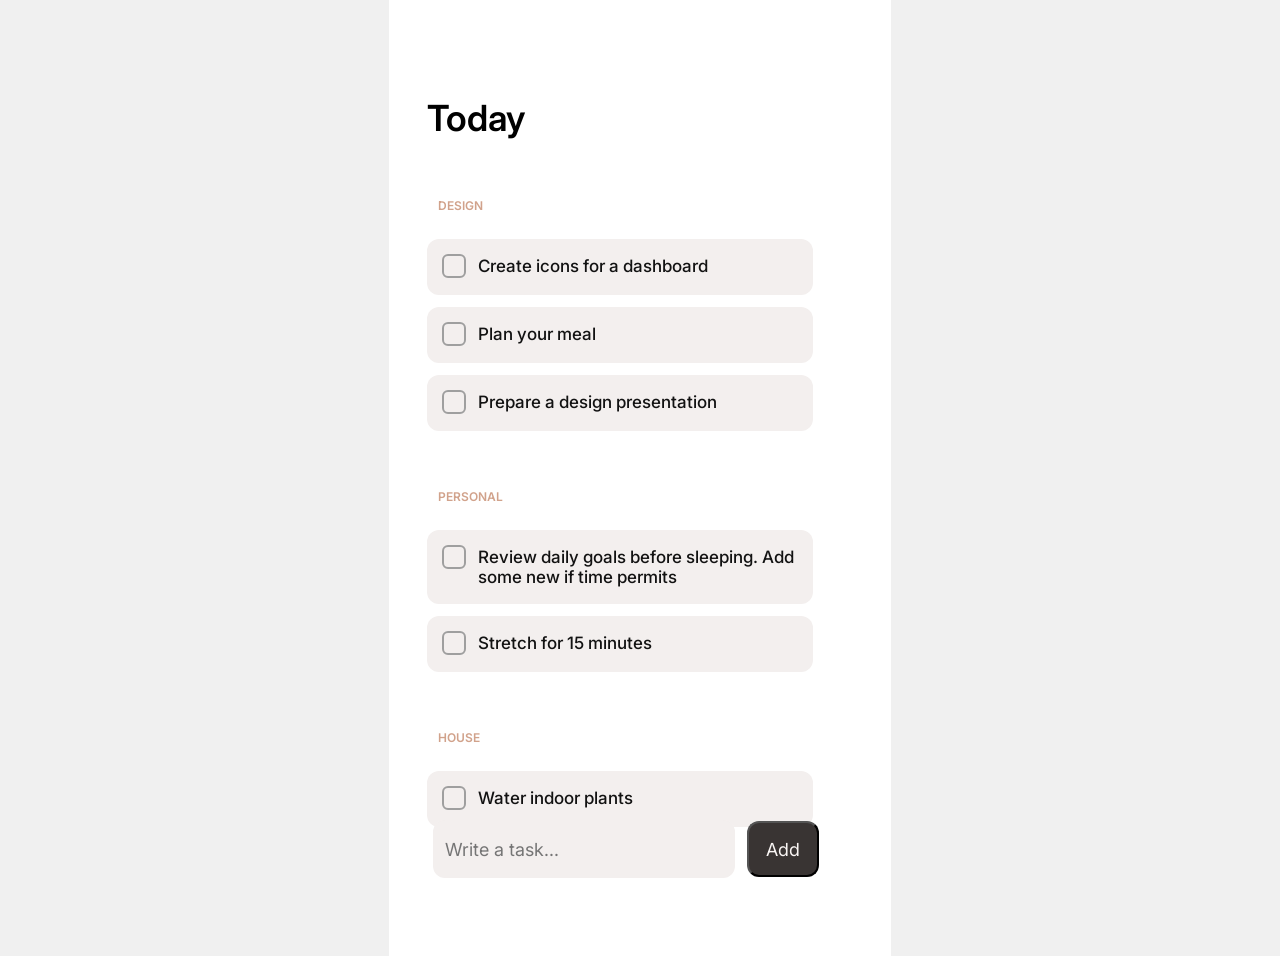
<file: docs/index.html>
<!DOCTYPE html>
<html lang="en">
    <meta charset="utf-8" />
    <meta name="viewport" content="width=480px" />
    <title>To-Do List</title>
    <link rel="stylesheet" href="../styles/style.css">
    <link href="https://fonts.googleapis.com/css2?family=Inter:wght@400;500;700&display=swap" rel="stylesheet">
    
    <body>
        <div class="page">
            <h1 class="title">
                Today
            </h1>
            <div class="category">
                <h2 class="category-name">DESIGN</h2>
                <ul class="category-tasks" id="design">
                    <li class="task" draggable="true">
                        <div class="checkbox"></div>
                        <p class="task-name">Create icons for a dashboard</p>
                    </li>
                    <li class="task" draggable="true">
                        <div class="checkbox"></div>
                        <p class="task-name">Plan your meal</p>
                    </li>
                    <li class="task" draggable="true">
                        <div class="checkbox"></div>
                        <p class="task-name">Prepare a design presentation</p>
                    </li>
                </ul>
            </div>
            <div class="category">
                <h2 class="category-name">PERSONAL</h2>
                <ul class="category-tasks" id="personal">
                    <li class="task" draggable="true">
                        <div class="checkbox"></div>
                        <p class="task-name">Review daily goals before sleeping. Add some new if time permits</p>
                    </li>
                    <li class="task" draggable="true">
                        <div class="checkbox"></div>
                        <p class="task-name">Stretch for 15 minutes</p>
                    </li>
                </ul>
            </div>
            <div class="category">
                <h2 class="category-name">HOUSE</h2>
                <ul class="category-tasks" id="house">
                    <li class="task" draggable="true">
                        <div class="checkbox"></div>
                        <p class="task-name">Water indoor plants</p>
                    </li>
                    
                </ul>
            </div>
            <div class="add-task">
                <input class="add-task-input" placeholder="Write a task...">
                <button class="add-task-btn">Add</button>
            </div>
        </div>
        <script src="../scripts/script.js"></script>
    </body>
</html>
</file>
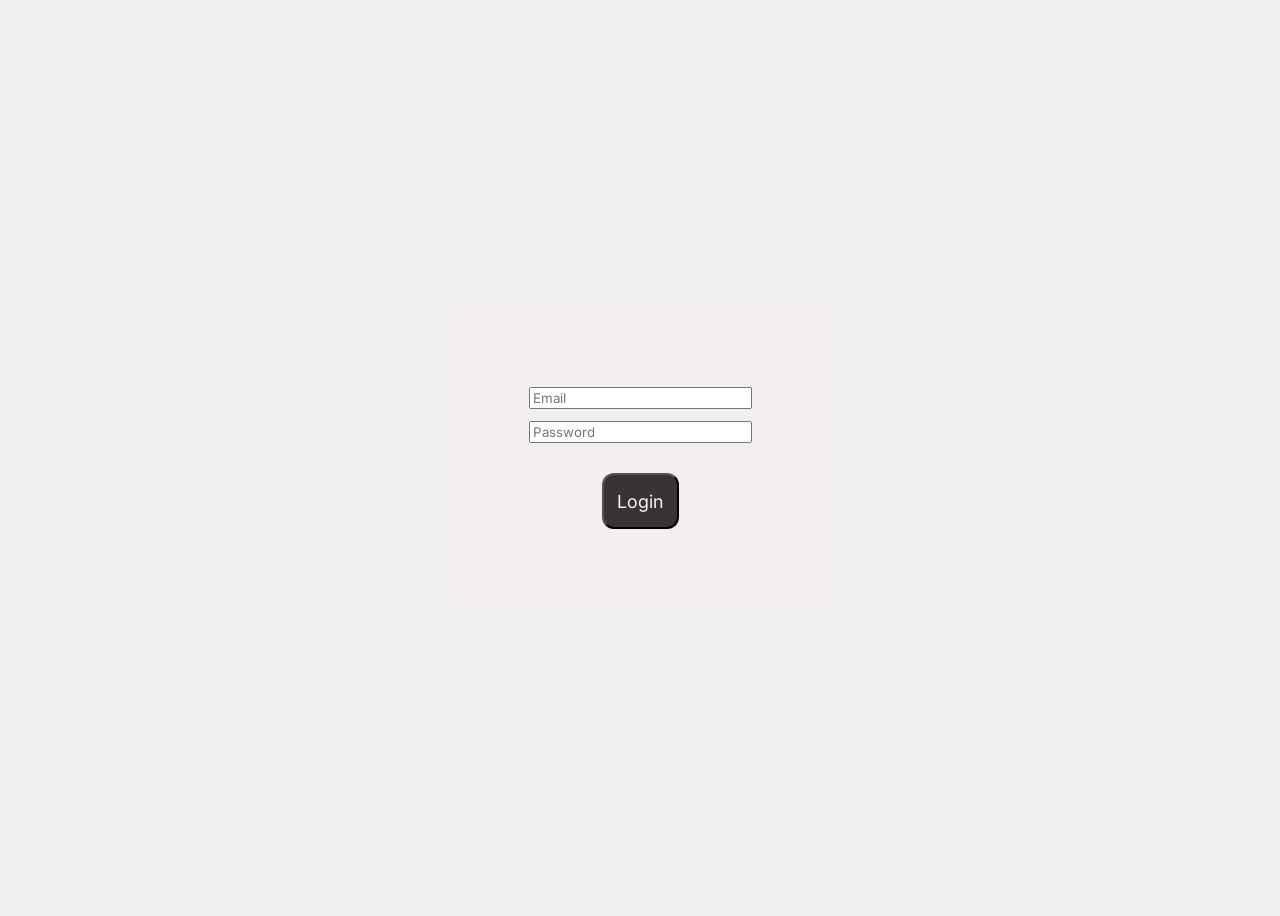
<file: template/index.html>
<!DOCTYPE html>
<html lang="en">
    <meta charset="utf-8" />
    <meta name="viewport" content="width=device-width" />
    <title>Login</title>
    <link rel="stylesheet" href="../styles/loginpage.css">
    <link href="https://fonts.googleapis.com/css2?family=Inter:wght@400;500;700&display=swap" rel="stylesheet">
    <body>
        <div class="login-container">
            <input class="login-input" placeholder="Email"></input>
            <input class="login-input" placeholder="Password" type="password"></input>
            <button class="login-btn">Login</button>
        </div>
        <script src="../scripts/loginpage.js"></script>
    </body>
</html>
</file>
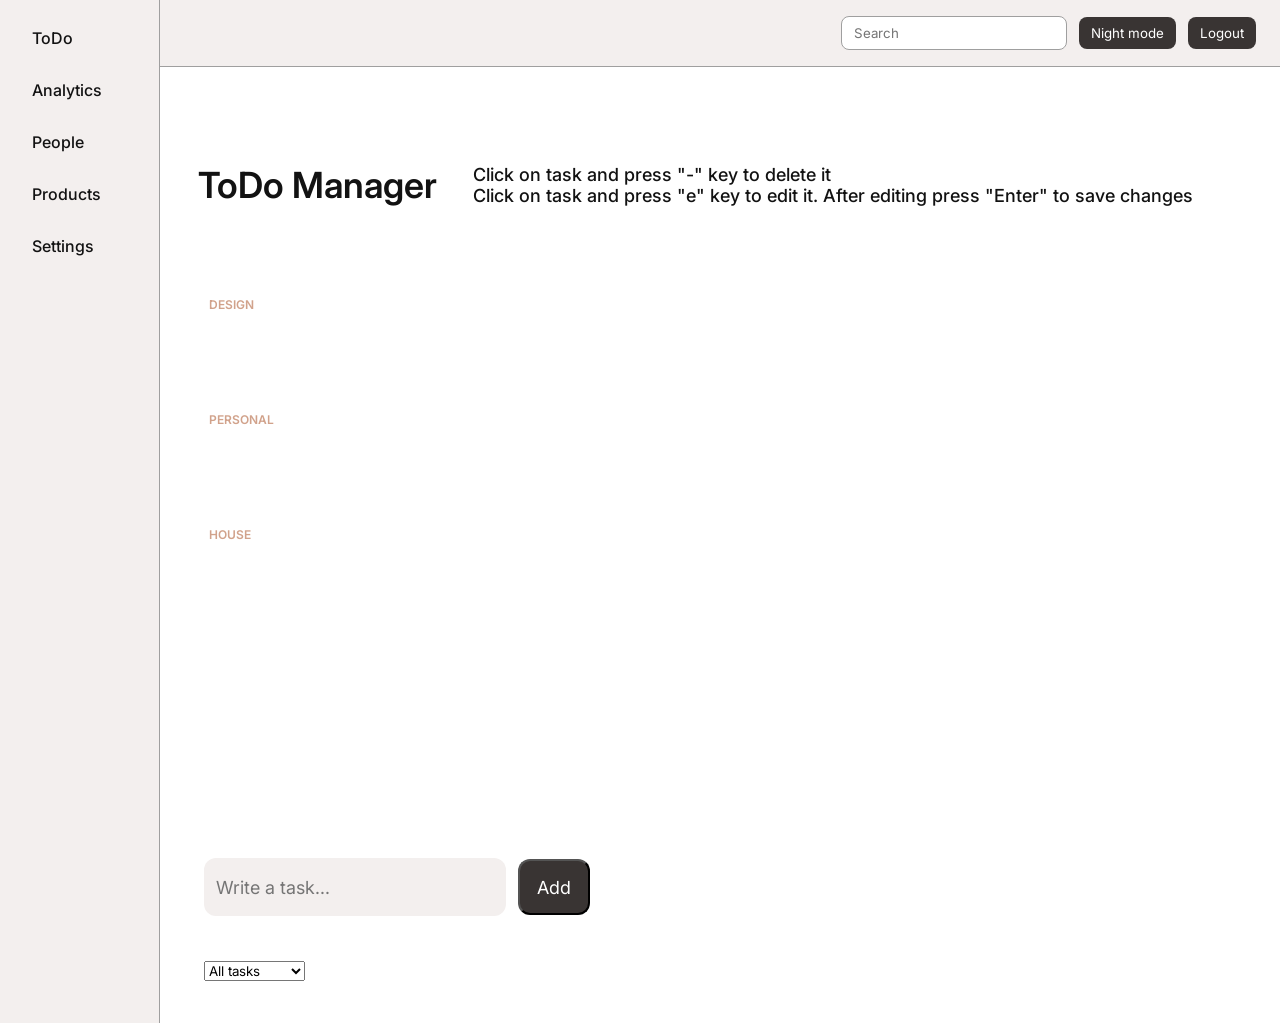
<file: template/todolist.html>
<!DOCTYPE html>
<html lang="en">
    <meta charset="utf-8" />
    <meta name="viewport" content="width=device-width" />
    <title>To-Do List</title>
    <link rel="stylesheet" href="../styles/global.css">
    <link href="https://fonts.googleapis.com/css2?family=Inter:wght@400;500;700&display=swap" rel="stylesheet">
    <body>
        <div class="app">
            <div class="sidebar">
                <nav class="sidebar-nav">
                    <a href="../template/todolist.html" class="sidebar-link">ToDo</a>
                    <a href="../template/analytics.html" class="sidebar-link">Analytics</a>
                    <a href="../template/people.html" class="sidebar-link">People</a>
                    <a href="../template/notfound.html" class="sidebar-link">Products</a>
                    <a href="../template/notfound.html" class="sidebar-link">Settings</a>
                </nav>
            </div>
            <div class="page">
                <div class="topbar">
                    <input class="topbar-search"placeholder="Search"></input>
                    <button class="dark-mode-btn">Night mode</button>
                    <button class="logout-btn">Logout</button>
                </div>
                <div class="container">
                    <div class="info">
                        <h1 class="title">
                            ToDo Manager
                        </h1>
                        <h2 class="subtitle">Click on task and press "-" key to delete it
                            <br>
                            Click on task and press "e" key to edit it. After editing press "Enter" to save changes
                        </h2>
                    </div>
                    <div class="category">
                        <h2 class="category-name">DESIGN</h2>
                        <ul class="category-tasks" id="design">
                            
                        </ul>
                    </div>
                    <div class="category">
                        <h2 class="category-name">PERSONAL</h2>
                        <ul class="category-tasks" id="personal">
                            
                        </ul>
                    </div>
                    <div class="category">
                        <h2 class="category-name">HOUSE</h2>
                        <ul class="category-tasks" id="house">
                            
                        </ul>
                    </div>
                    <div class="task-operations">
                        <div class="add-task">
                            <input class="add-task-input" placeholder="Write a task...">
                            <button class="add-task-btn">Add</button>
                        </div>
                        <div class="task-filter">
                            <select class="filter-select" aria-label="Filter tasks">
                                <option value="all">All tasks</option>
                                <option value="incompleted">Incompleted</option>
                                <option value="completed">Completed</option>
                            </select>
                        </div>
                    </div>
                </div>
            </div>
        </div>
        <script src="../scripts/todolist.js"></script>
        <script src="../scripts/globalactions.js"></script>
    </body>
</html>
</file>
<file: styles/style.css>
* {
    font-family: 'Inter', sans-serif;
}

body {
    margin: 0;
    padding: 0;
    background-color: #f0f0f0;
    display: flex;
    justify-content: center;
}

input {
    padding-left: 12px;
}

.page {
    width: 480px;
    min-height: 100vh;
    background: #fff;
    padding-top: 56px;
    padding-left: 22px;
}

.title {
    padding: 16px;
    font-size: 36px;
    font-weight: 600;
    gap: 10px;
}

.category {
    margin-top: 32px;
    display: flex;
    flex-direction: column;
    align-items: flex-start;
}

.category-name {
    font-size: 12px;
    font-weight: 600;
    padding-left: 27px;
    padding-right: 16px;
    color: #D1A28B;
    gap: 10px;
    width: 80px;
    height: 15px;
}

.category-tasks {
    display: flex;
    flex-direction: column;
    gap: 12px;
    padding: 16px;
    list-style: none;
    margin: 0;
}

.task {
    display: flex;
    flex-direction: row;
    border-radius: 12px;
    min-height: 56px;
    height: auto;
    width: 386px;
    background-color: #F3EFEE;
    gap: 12px;
}

.task.completed .task-name {
    opacity: 40%;
}

.task.completed {
    border: #0000001A solid 1px;
}

.task.completed .checkbox {
    background-color: #393433;
    opacity: 0.5;
    border: none;
    background-image: url("../images/checked.png");
    background-repeat: no-repeat;
    background-position: center;
    
}

.checkbox {
    height: 24px;
    width: 24px;
    border: 2px solid #9F9F9F;
    border-radius: 6px;
    flex-shrink: 0;
    box-sizing: border-box;
    margin-top: 15px;
    margin-left: 15px;
    cursor: pointer;
}

.task-name {
    font-size: 17px;
    font-weight: 500;
    color: #121212;
}

.add-task {
    display: flex;
    flex-direction: row;
    align-items: center;
    justify-content: center;
    gap: 12px;
    width: 386px;
    padding: 22px;
    position: absolute;
    bottom: 0;
}

.add-task-input {
    width: 297px;
    height: 56px;
    border-radius: 12px;
    background-color: #F3EFEE;
    font-size: 18px;
    border: none;
}

.add-task-btn {
    width: 77px;
    height: 56px;
    border-radius: 12px;
    background-color: #393433;
    color: #F9F5F4;
    font-size: 18px;
    cursor: pointer;
}
</file>
<file: styles/loginpage.css>
* {
    font-family: 'Inter', sans-serif;
}

body {
    height: 100vh;
    display: flex;
    justify-content: center;
    align-items: center;
    background-color: #f0f0f0; 

}

.login-container {
    width: 400px;
    height: 300px;
    background-color: #F3EFEE;
    border-radius: 12px;
    gap: 12px;
    display: flex;
    flex-direction: column;
    align-items: center;
    justify-content: center;
}

.login-btn {
    width: 77px;
    height: 56px;
    border-radius: 12px;
    background-color: #393433;
    color: #F9F5F4;
    font-size: 18px;
    cursor: pointer;
}
</file>
<file: styles/global.css>
:root {
    --bg-color: #f0f0f0;
    --page-bg: #fff;
    --text-color: #121212;
    --accent-color: #D1A28B;
    --border-color: #9F9F9F;
    --primary-btn-bg: #393433;
    --primary-btn-text: #fff;
    --task-bg: #F3EFEE;
    --task-completed: #0000001A;
}

* {
    font-family: 'Inter', sans-serif;
}

body {
    margin: 0;
    padding: 0;
    background-color: var(--bg-color);
    display: flex;
    justify-content: center;
}

body.dark-mode {
    --bg-color: #121212;
    --page-bg: #1e1e1e;
    --text-color: #e0e0e0;
    --accent-color: #bb86fc;
    --border-color: #333;
    --primary-btn-bg: #F3EFEE;
    --primary-btn-text: #121212;
    --task-bg: #ffffff1A;
    --task-completed: #1e1e1e;
}

input {
    padding-left: 12px;
}

.app {
    display: flex;
    min-height: 100vh;
    width: 100%;
}

.sidebar {
    width: 160px;
    background-color: var(--task-bg);
    color: var(--text-color);
    display: flex;
    flex-direction: column;
    padding: 20px;
    box-sizing: border-box;
    border-right: 1px solid var(--border-color);
}

.sidebar-nav {
    display: flex;
    flex-direction: column;
    gap: 16px;
}

.sidebar-link {
    color: var(--text-color);
    text-decoration: none;
    font-weight: 500;
    font-size: 16px;
    padding: 8px 12px;
    border-radius: 8px;
}

.page {
    flex-grow: 1;
    display: flex;
    flex-direction: column;
}

.topbar {
    display: flex;
    justify-content: flex-end;
    align-items: center;
    padding: 16px 24px;
    background-color: var(--task-bg);
    gap: 12px;
    border-bottom: 1px solid var(--border-color);
}

.topbar-search {
    padding: 8px 12px;
    border-radius: 8px;
    border: 1px solid var(--border-color);
    width: 200px;
}

.dark-mode-btn {
    padding: 8px 12px;
    border: none;
    border-radius: 8px;
    cursor: pointer;
    background-color: var(--primary-btn-bg);
    color: var(--primary-btn-text);
}

.logout-btn {
    padding: 8px 12px;
    border: none;
    border-radius: 8px;
    cursor: pointer;
    background-color: var(--primary-btn-bg);
    color: var(--primary-btn-text);
}

.container {
    flex-grow: 1;
    width: 100%;
    min-height: 100vh;
    background: var(--page-bg);
    padding-top: 56px;
    padding-left: 22px;
    display: flex;
    flex-direction: column;
}

.info {
    display: flex;
    flex-direction: row;
    align-items: center;
    justify-self: center;
    gap: 4px;
    margin-bottom: 8px;
}

.title {
    padding: 16px;
    font-size: 36px;
    font-weight: 600;
    gap: 10px;
    color: var(--text-color);
}

.subtitle {
    font-size: 18px;
    font-weight: 500;
    padding-left: 16px;
    color: var(--text-color);
}

.category {
    margin-top: 32px;
    display: flex;
    flex-direction: column;
    align-items: flex-start;
}

.category-name {
    font-size: 12px;
    font-weight: 600;
    padding-left: 27px;
    padding-right: 16px;
    color: var(--accent-color);
    gap: 10px;
    width: 80px;
    height: 15px;
}

.category-tasks {
    display: flex;
    flex-direction: column;
    gap: 12px;
    padding: 16px;
    list-style: none;
    margin: 0;
    min-height: 48px;
    box-sizing: border-box;
    width: 100%;
}

.task {
    display: flex;
    flex-direction: row;
    border-radius: 12px;
    min-height: 56px;
    height: auto;
    width: 386px;
    background-color: var(--task-bg);
    gap: 12px;
}

.task.completed .task-name {
    opacity: 40%;
}

.task.completed {
    border: var(--task-completed) solid 1px;
}

.task.completed .checkbox {
    background-color: var(--primary-btn-bg);
    opacity: 0.5;
    border: none;
    background-image: url("../images/checked.png");
    background-repeat: no-repeat;
    background-position: center;   
}

.task.selected {
    border: var(--text-color) solid 1px;
}

.checkbox {
    height: 24px;
    width: 24px;
    border: 2px solid var(--border-color);
    border-radius: 6px;
    flex-shrink: 0;
    box-sizing: border-box;
    margin-top: 15px;
    margin-left: 15px;
    cursor: pointer;
}

.task-name {
    font-size: 17px;
    font-weight: 500;
    color: var(--text-color);
}

.task-operations {
    bottom: 0;
    display: flex;
    flex-direction: column;
    margin-top: auto;
    padding-bottom: 20px;
}

.add-task {
    display: flex;
    flex-direction: row;
    align-items: center;
    justify-content: center;
    gap: 12px;
    width: 386px;
    padding: 22px;
}

.task-filter {
    padding: 22px;
}

.add-task-input {
    width: 297px;
    height: 56px;
    border-radius: 12px;
    background-color: var(--task-bg);
    font-size: 18px;
    border: none;
}

.add-task-btn {
    width: 77px;
    height: 56px;
    border-radius: 12px;
    background-color: var(--primary-btn-bg);
    color: var(--primary-btn-text);
    font-size: 18px;
    cursor: pointer;
}

.people-list {
    display: flex;
    flex-wrap: wrap;
    gap: 100px;
}

.person {
    background-color: var(--task-bg);
    border-radius: 12px;
    padding: 16px;
    width: 300px;
    box-sizing: border-box;
    display: flex;
    flex-direction: column;
    align-items: center;
    text-align: center;
}

.person h3 {
    color: var(--text-color);
}

.person p {
    color: var(--text-color);
}

.graphics {
    display: flex;
    flex-wrap: wrap;
    gap: 16px;
    margin-bottom: 16px;
}

.chart-container {
    position: relative;
    height: 400px;
    width: 600px;
    margin-bottom: 20px;
}

.tables {
    display: flex;
    flex-direction: row;
    gap: 16px;
    padding: 20px;
    background-color: var(--task-bg);
}
</file>
